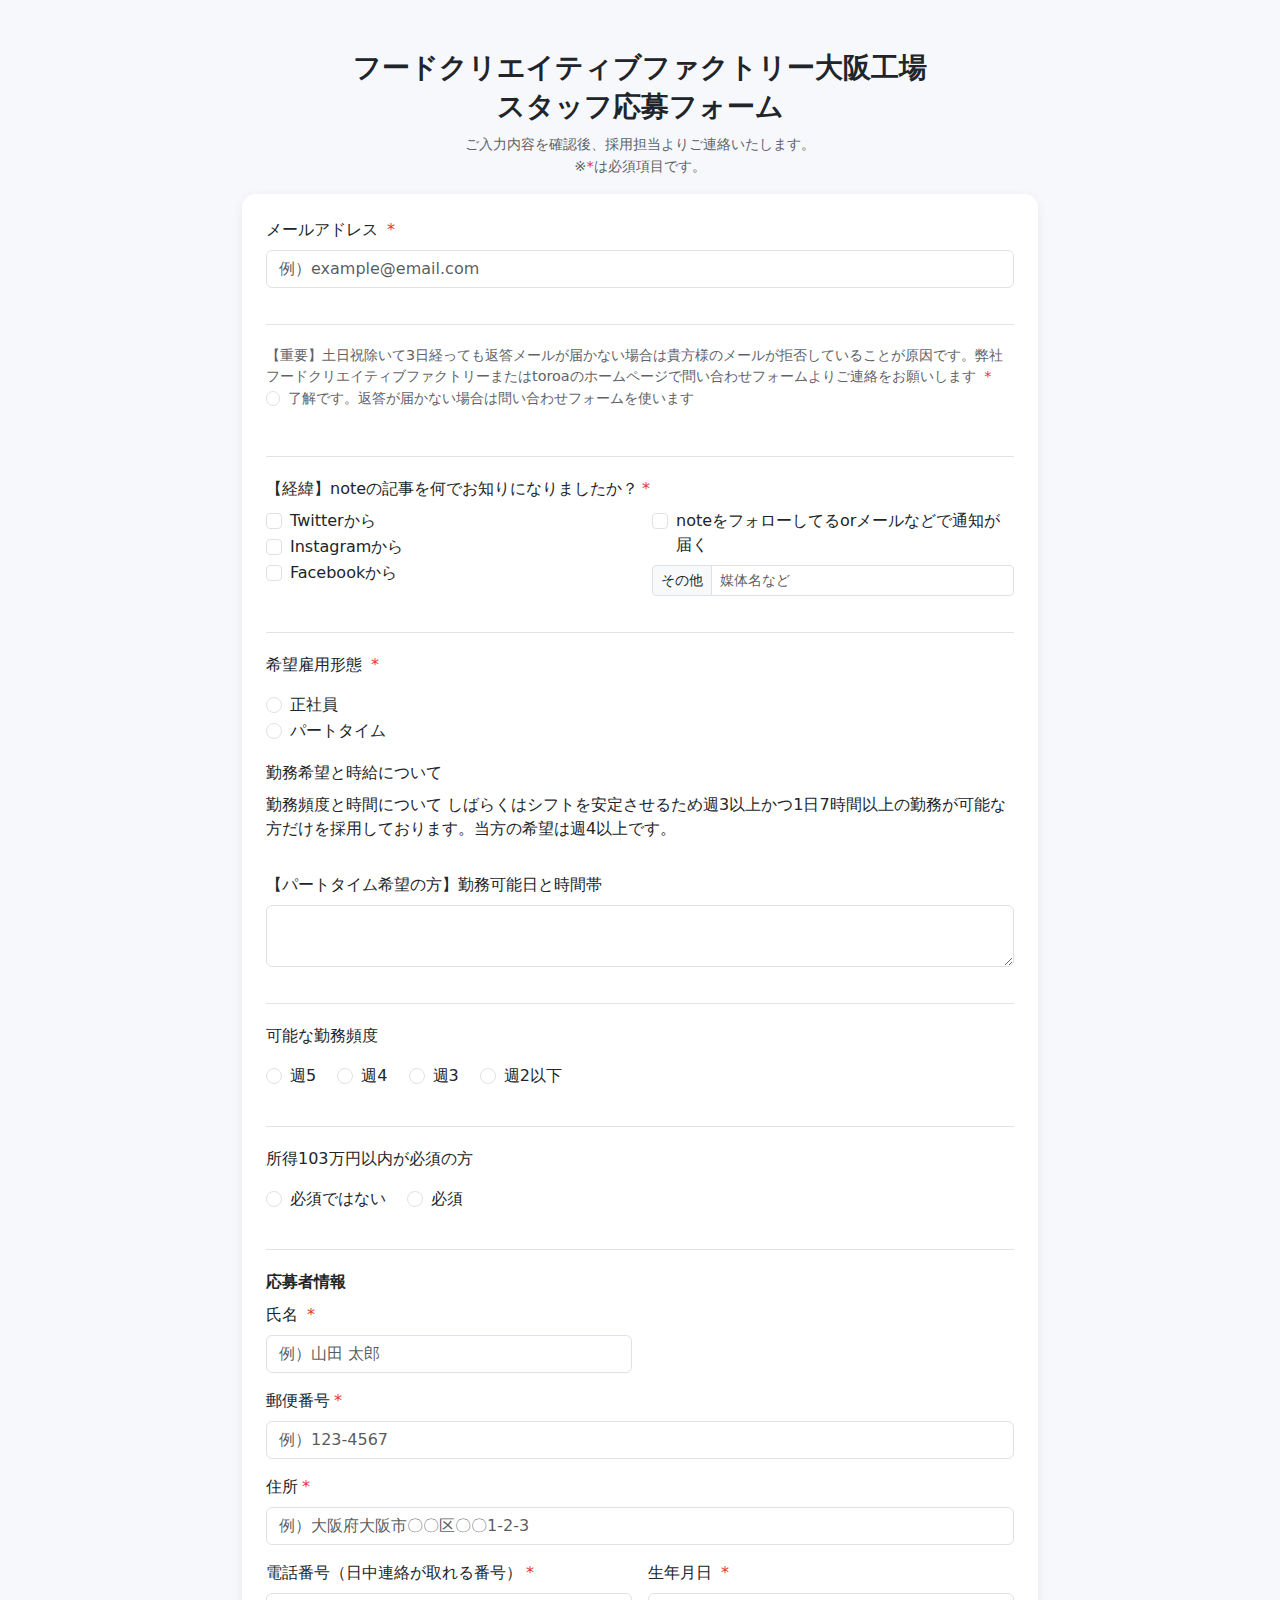
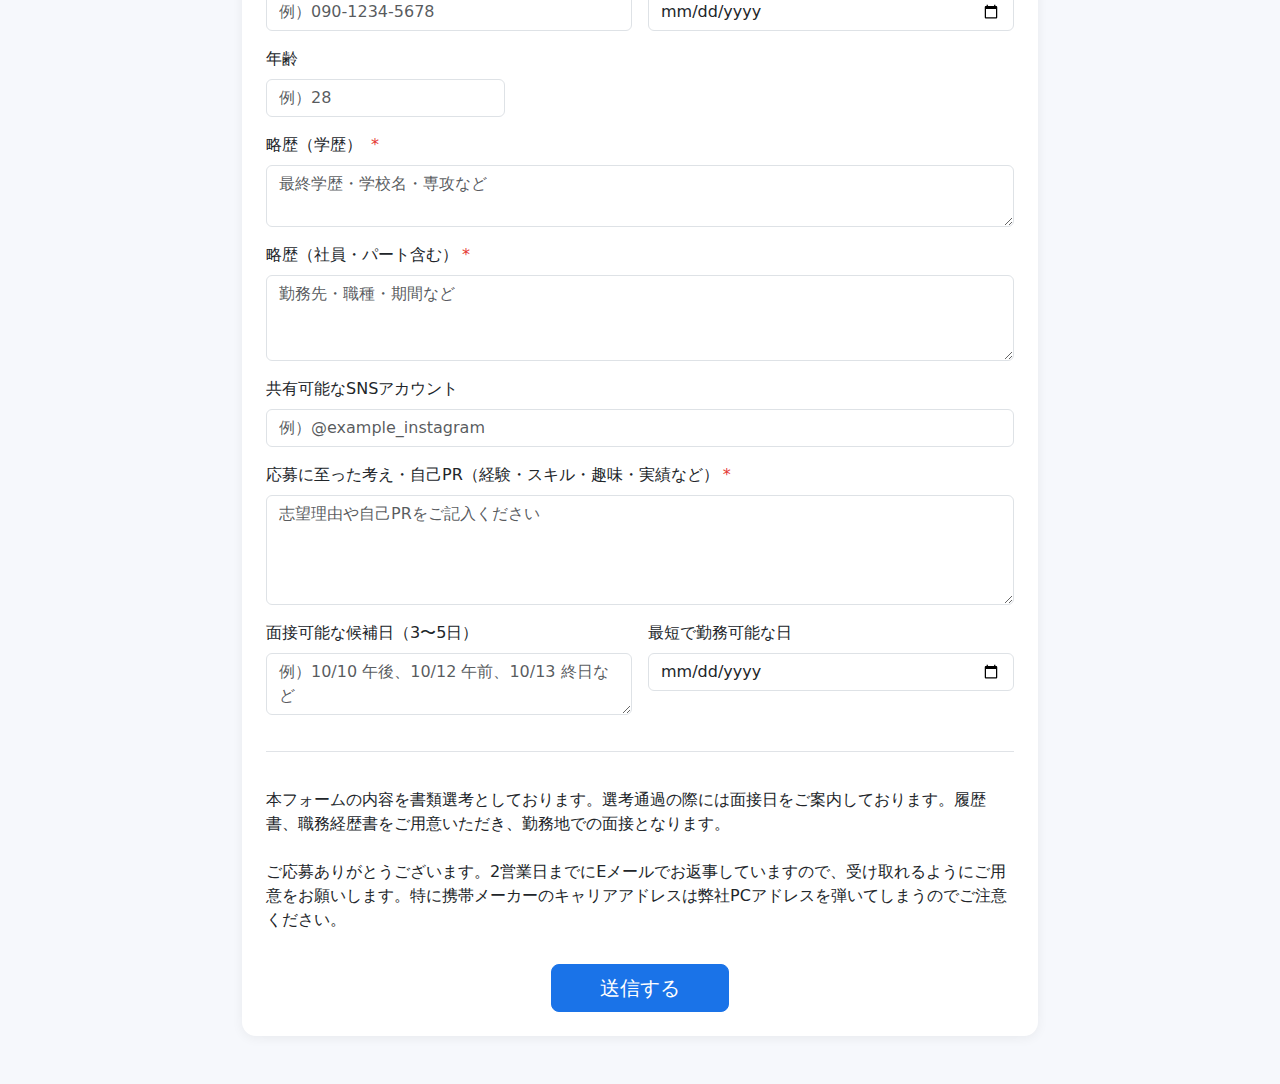
<file: contact.html>
<!doctype html>
<html lang="ja">
<head>
  <meta charset="utf-8" />
  <meta name="viewport" content="width=device-width, initial-scale=1" />
  <title>フードクリエイティブファクトリー大阪工場_スタッフ応募フォーム</title>

  <!-- Bootstrap 5 -->
  <link href="https://cdn.jsdelivr.net/npm/bootstrap@5.3.3/dist/css/bootstrap.min.css" rel="stylesheet">

  <style>
    :root{
      --brand:#1a73e8; /* Google系っぽいブルー */
    }
    body{
      background:#f6f8fc;
      font-feature-settings:"palt";
    }
    .form-title{
      font-weight:700;
      line-height:1.4;
    }
    .required-badge{
      display:inline-block;
      font-size:.8rem;
      background:#e53935;
      color:#fff;
      border-radius:4px;
      padding:.15rem .4rem;
      margin-left:.5rem;
      vertical-align:middle;
    }
    .card-form{
      border:0;
      border-radius:14px;
      box-shadow:0 2px 12px rgba(0,0,0,.06);
    }
    .section-title{
      font-weight:600;
      margin-bottom:.3rem;
    }
    .small-note{
      color:#5f6368;
      font-size:.9rem;
    }
    .form-divider{
      height:1px;background:#e0e3e7;margin:1.25rem 0;
    }
    .choice-block{ margin-top:.5rem; }
    .btn-primary{
      background:var(--brand); border-color:var(--brand);
    }
    .btn-primary:hover{
      background:#1558b0; border-color:#1558b0;
    }
    .asterisk{ color:#e53935; margin-left:.25rem;}
    .help-hint{ font-size:.85rem; color:#6b7280;}
  </style>
</head>
<body>
  <div class="container my-4 my-md-5" style="max-width:820px;">
    <!-- Header -->
    <div class="mb-3 text-center">
      <h1 class="form-title h3">フードクリエイティブファクトリー大阪工場<br>スタッフ応募フォーム</h1>
      <div class="small-note">ご入力内容を確認後、採用担当よりご連絡いたします。<br class="d-none d-md-inline">※<span class="text-danger">*</span>は必須項目です。</div>
    </div>

    <form action="#" method="post" class="card card-form p-3 p-md-4">

      <!-- メール -->
      <div class="mb-3">
        <label class="form-label">メールアドレス <span class="asterisk">*</span></label>
        <input type="email" class="form-control" name="email" required placeholder="例）example@email.com">
      </div>

      <div class="form-divider"></div>

      <!-- 連絡手段・シフト関連（説明＋同意） -->
      <div class="mb-3">
        <div class="small-note mb-2">
          【重要】土日祝除いて3日経っても返答メールが届かない場合は貴方様のメールが拒否していることが原因です。弊社フードクリエイティブファクトリーまたはtoroaのホームページで問い合わせフォームよりご連絡をお願いします
          <span class="asterisk">*</span>
            <div class="form-check">
                <input class="form-check-input" type="radio" name="isAgree" id="isAgree" value="yes" required>
                <label class="form-check-label" for="isAgree">了解です。返答が届かない場合は問い合わせフォームを使います
</label>
          </div>
        </div>


      </div>

      <div class="form-divider"></div>

      <!-- 流入経路 -->
      <div class="mb-3">
        <label class="form-label">【経緯】noteの記事を何でお知りになりましたか？<span class="asterisk">*</span></label>
        <div class="row">
          <div class="col-12 col-sm-6">
            <div class="form-check">
              <input class="form-check-input" type="checkbox" name="ref[]" value="Twitter/X" id="ref1">
              <label class="form-check-label" for="ref1">Twitterから</label>
            </div>
            <div class="form-check">
              <input class="form-check-input" type="checkbox" name="ref[]" value="Instagram" id="ref2">
              <label class="form-check-label" for="ref2">Instagramから</label>
            </div>
            <div class="form-check">
              <input class="form-check-input" type="checkbox" name="ref[]" value="Facebook" id="ref3">
              <label class="form-check-label" for="ref3">Facebookから</label>
            </div>
          </div>
          <div class="col-12 col-sm-6">
            <div class="form-check">
              <input class="form-check-input" type="checkbox" name="ref[]" value="知人の紹介" id="ref4">
              <label class="form-check-label" for="ref4">noteをフォローしてるorメールなどで通知が届く</label>
            </div>
            <div class="input-group input-group-sm mt-2">
              <span class="input-group-text">その他</span>
              <input type="text" class="form-control" name="ref_other" placeholder="媒体名など">
            </div>
          </div>
        </div>
      </div>

      <div class="form-divider"></div>

      <!-- 雇用形態 -->
      <div class="mb-3">
        <label class="form-label">希望雇用形態 <span class="asterisk">*</span></label>
        <div class="choice-block">
          <div class="form-check">
            <input class="form-check-input" type="radio" name="employment_type" id="ft" value="正社員" required>
            <label class="form-check-label" for="ft">正社員</label>
          </div>
          <div class="form-check">
            <input class="form-check-input" type="radio" name="employment_type" id="pt" value="パートタイム" required>
            <label class="form-check-label" for="pt">パートタイム</label>
          </div>
        </div>
      </div>

      <!-- 勤務希望・時給等 -->
      <div class="mb-3">
        <label class="form-label">勤務希望と時給について</label>
        <p>勤務頻度と時間について
しばらくはシフトを安定させるため週3以上かつ1日7時間以上の勤務が可能な方だけを採用しております。当方の希望は週4以上です。</p>
      </div>

      <!-- PTの可働時間 -->
      <div class="mb-3">
        <label class="form-label">【パートタイム希望の方】勤務可能日と時間帯</label>
        <textarea class="form-control" name="pt_available" rows="2" placeholder=""></textarea>
      </div>

      <div class="form-divider"></div>

      <!-- 連絡希望度 -->
      <div class="mb-3">
        <label class="form-label">可能な勤務頻度</label>
        <div class="choice-block">
          <div class="form-check form-check-inline">
            <input class="form-check-input" type="radio" name="followup" id="follow1" value="週5">
            <label class="form-check-label" for="follow1">週5</label>
          </div>
          <div class="form-check form-check-inline">
            <input class="form-check-input" type="radio" name="followup" id="follow2" value="週4">
            <label class="form-check-label" for="follow2">週4</label>
          </div>
          <div class="form-check form-check-inline">
            <input class="form-check-input" type="radio" name="followup" id="follow3" value="週3">
            <label class="form-check-label" for="follow3">週3</label>
          </div>
          <div class="form-check form-check-inline">
            <input class="form-check-input" type="radio" name="followup" id="follow4" value="週2以下">
            <label class="form-check-label" for="follow3">週2以下</label>
          </div>
        </div>
      </div>

      <div class="form-divider"></div>

      <!-- 所得103万位ないが必須の方 -->
      <div class="mb-3">
        <label class="form-label">所得103万円以内が必須の方</label>
        <div class="choice-block">
          <div class="form-check form-check-inline">
            <input class="form-check-input" type="radio" name="is103" id="yes" value="no">
            <label class="form-check-label" for="yes">必須ではない</label>
          </div>
          <div class="form-check form-check-inline">
            <input class="form-check-input" type="radio" name="is103" id="no" value="yes">
            <label class="form-check-label" for="no">必須</label>
          </div>
        </div>
      </div>
      <div class="form-divider"></div>
    <!-- 基本情報 -->
    <div class="mb-3">
    <div class="section-title pb-1">応募者情報</div>
    <div class="row g-3">
        <div class="col-12 col-md-6">
        <label class="form-label">氏名 <span class="asterisk">*</span></label>
        <input type="text" class="form-control" name="name" required placeholder="例）山田 太郎">
        </div>

        <div class="col-12">
        <label class="form-label">郵便番号<span class="asterisk">*</span></label>
        <input type="text" class="form-control" name="zipcode" placeholder="例）123-4567">
        </div>

        <div class="col-12">
        <label class="form-label">住所<span class="asterisk">*</span></label>
        <input type="text" class="form-control" name="address" placeholder="例）大阪府大阪市〇〇区〇〇1-2-3">
        </div>

        <div class="col-12 col-md-6">
        <label class="form-label">電話番号（日中連絡が取れる番号）<span class="asterisk">*</span></label>
        <input type="tel" class="form-control" name="tel" required placeholder="例）090-1234-5678">
        </div>

        <div class="col-12 col-md-6">
        <label class="form-label">生年月日 <span class="asterisk">*</span></label>
        <input type="date" class="form-control" name="birth" required>
        </div>

        <div class="col-12 col-md-4">
        <label class="form-label">年齢</label>
        <input type="number" class="form-control" name="age" min="15" max="80" placeholder="例）28">
        </div>

        <div class="col-12">
        <label class="form-label">略歴（学歴） <span class="asterisk">*</span></label>
        <textarea class="form-control" name="education" rows="2" placeholder="最終学歴・学校名・専攻など"></textarea>
        </div>

        <div class="col-12">
        <label class="form-label">略歴（社員・パート含む）<span class="asterisk">*</span></label>
        <textarea class="form-control" name="career" rows="3" placeholder="勤務先・職種・期間など"></textarea>
        </div>

        <div class="col-12">
        <label class="form-label">共有可能なSNSアカウント</label>
        <input type="text" class="form-control" name="sns" placeholder="例）@example_instagram">
        </div>

        <div class="col-12">
        <label class="form-label">応募に至った考え・自己PR（経験・スキル・趣味・実績など）<span class="asterisk">*</span></label>
        <textarea class="form-control" name="motivation" rows="4" placeholder="志望理由や自己PRをご記入ください"></textarea>
        </div>

        <div class="col-12 col-md-6">
        <label class="form-label">面接可能な候補日（3〜5日）</label>
        <textarea class="form-control" name="interview_dates" rows="2" placeholder="例）10/10 午後、10/12 午前、10/13 終日など"></textarea>
        </div>

        <div class="col-12 col-md-6">
        <label class="form-label">最短で勤務可能な日</label>
        <input type="date" class="form-control" name="available_date">
        </div>
    </div>
    </div>
      <div class="form-divider"></div>

      <!-- 説明 -->
      <div class="my-3">
        <p class="pb-2">本フォームの内容を書類選考としております。選考通過の際には面接日をご案内しております。履歴書、職務経歴書をご用意いただき、勤務地での面接となります。</p>
        <p>ご応募ありがとうございます。2営業日までにEメールでお返事していますので、受け取れるようにご用意をお願いします。特に携帯メーカーのキャリアアドレスは弊社PCアドレスを弾いてしまうのでご注意ください。</p>
      </div>

      <!-- Submit -->
      <div class="text-center">
        <button type="submit" class="btn btn-primary btn-lg px-5">送信する</button>
      </div>

    </form>
  </div>

  <script src="https://cdn.jsdelivr.net/npm/bootstrap@5.3.3/dist/js/bootstrap.bundle.min.js"></script>
</body>
</html>
</file>
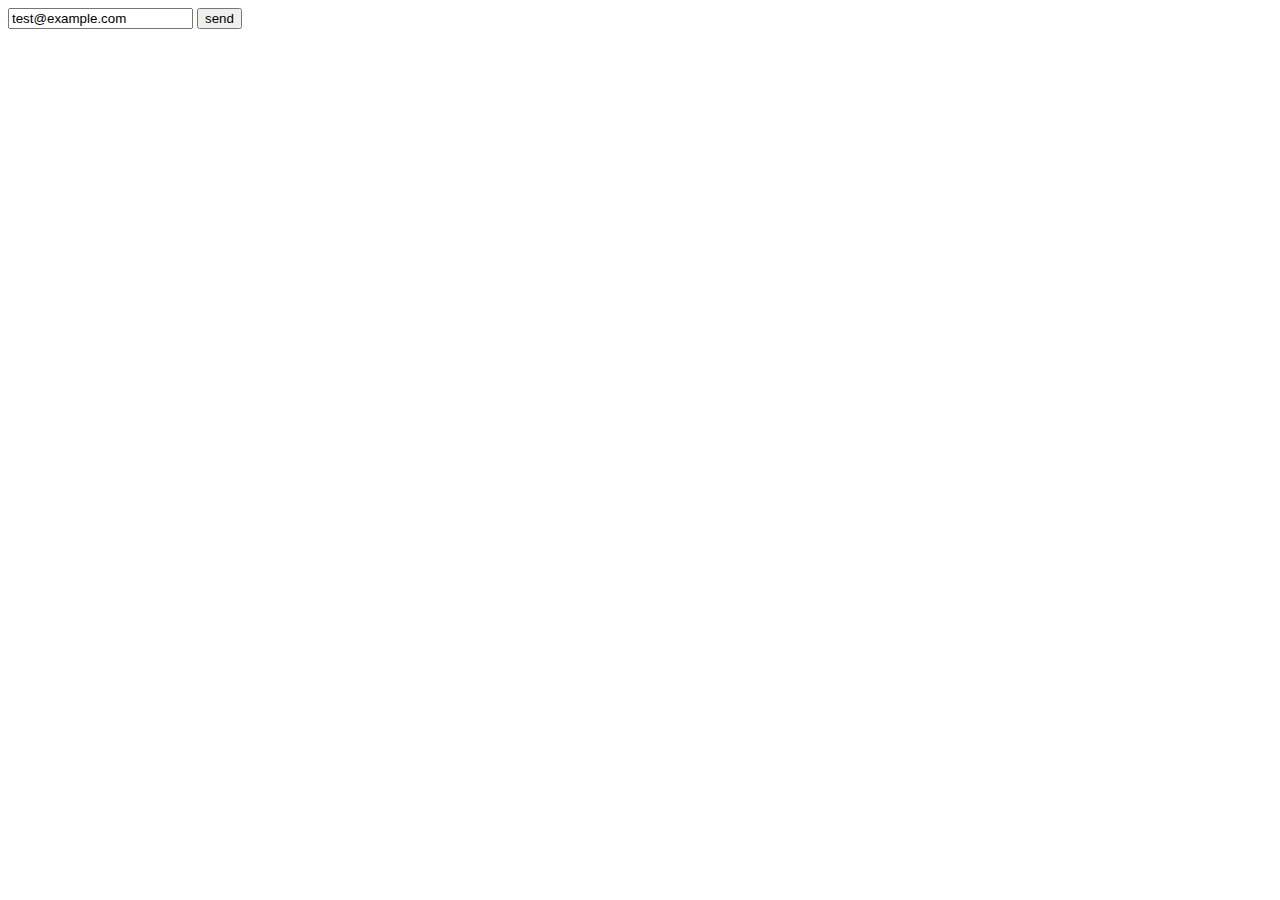
<file: gas.html>
<html>
    <!-- <form action="https://script.google.com/macros/s/AKfycbxyi5yVnZzOW1nPqxpa1r2vsKw6WX3Fg9ovgOUqTosYDSQMlseyu4-ctSjmLDAJkHG37w/exec" method="post"> -->
    <form action="https://script.google.com/macros/s/AKfycbzSmqSvEZwSTdjUny6rq_FnpWaPO8WaoMmKlQ8pW1w0HkkBSyFkr41DpoeLqaY1AeJ1tw/exec" method="post">
        
  <input name="email" value="test@example.com">
  <button>send</button>
</form>

</html>
</file>
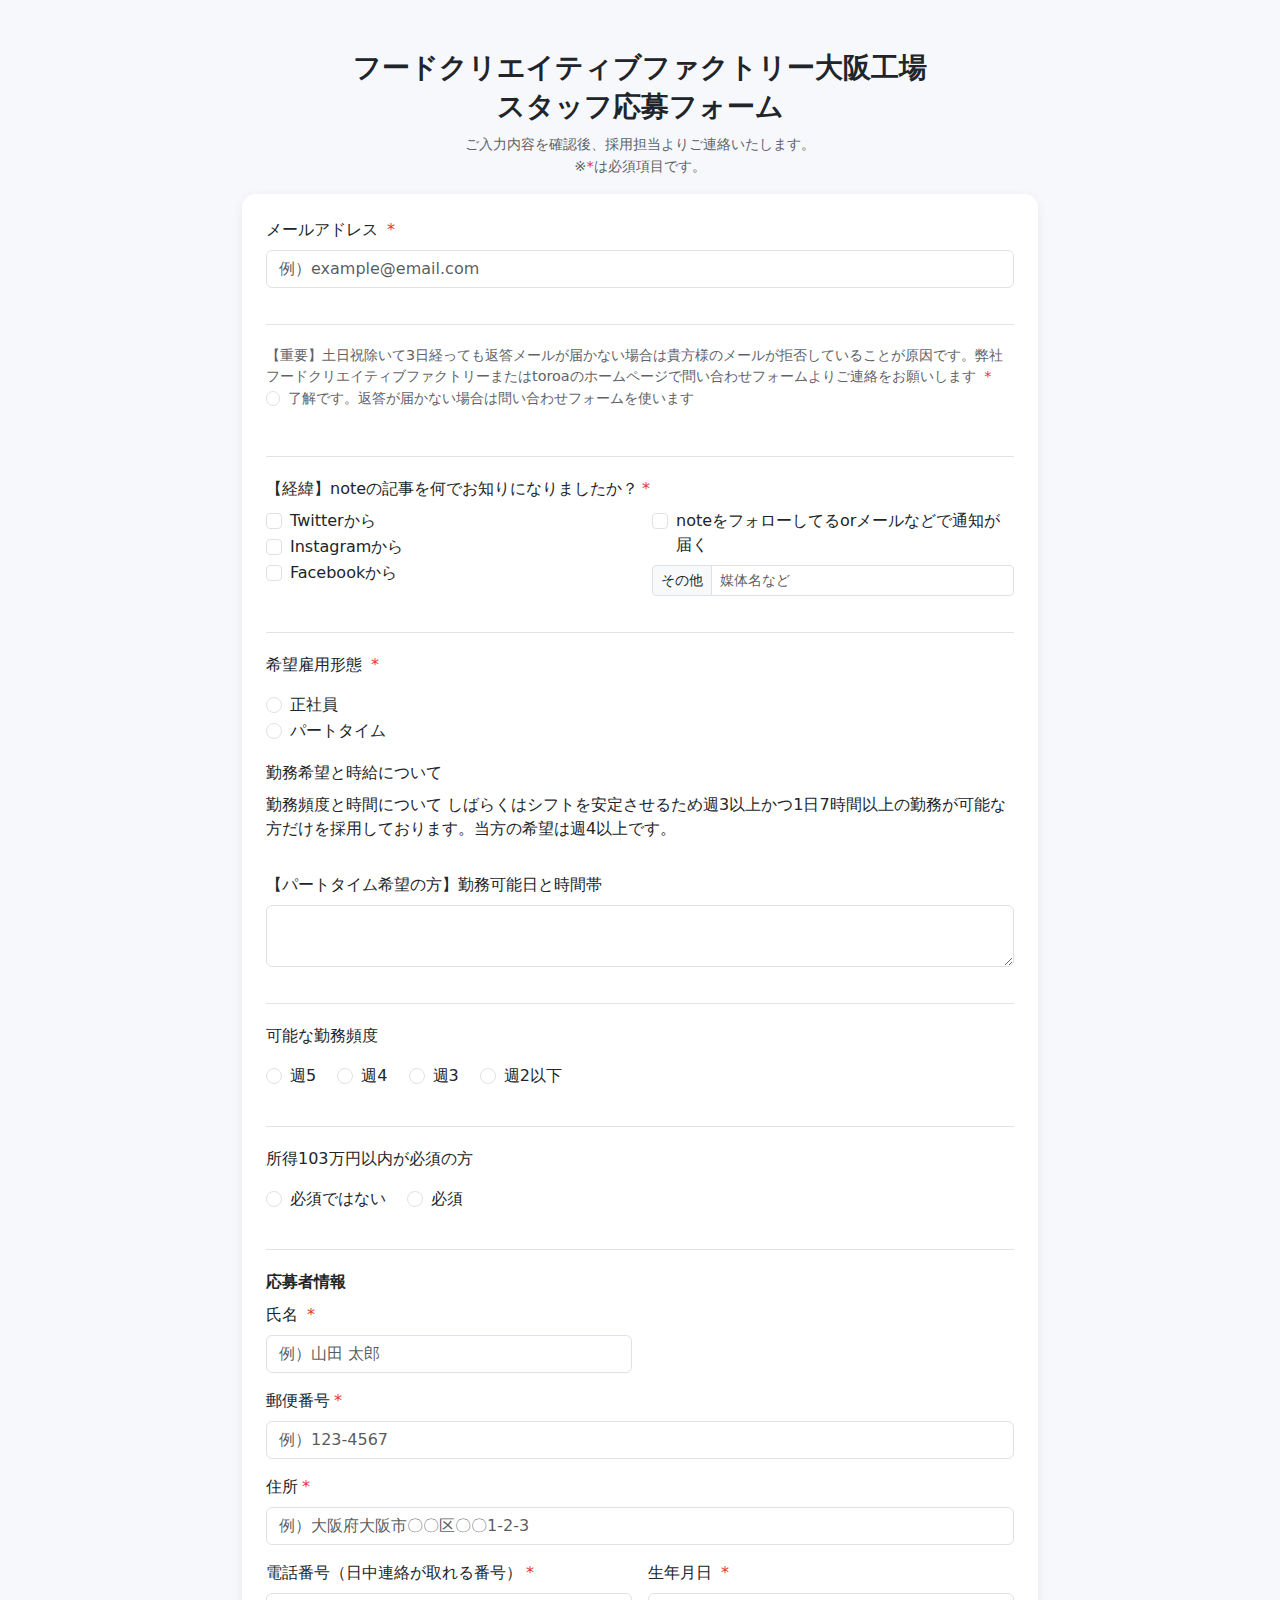
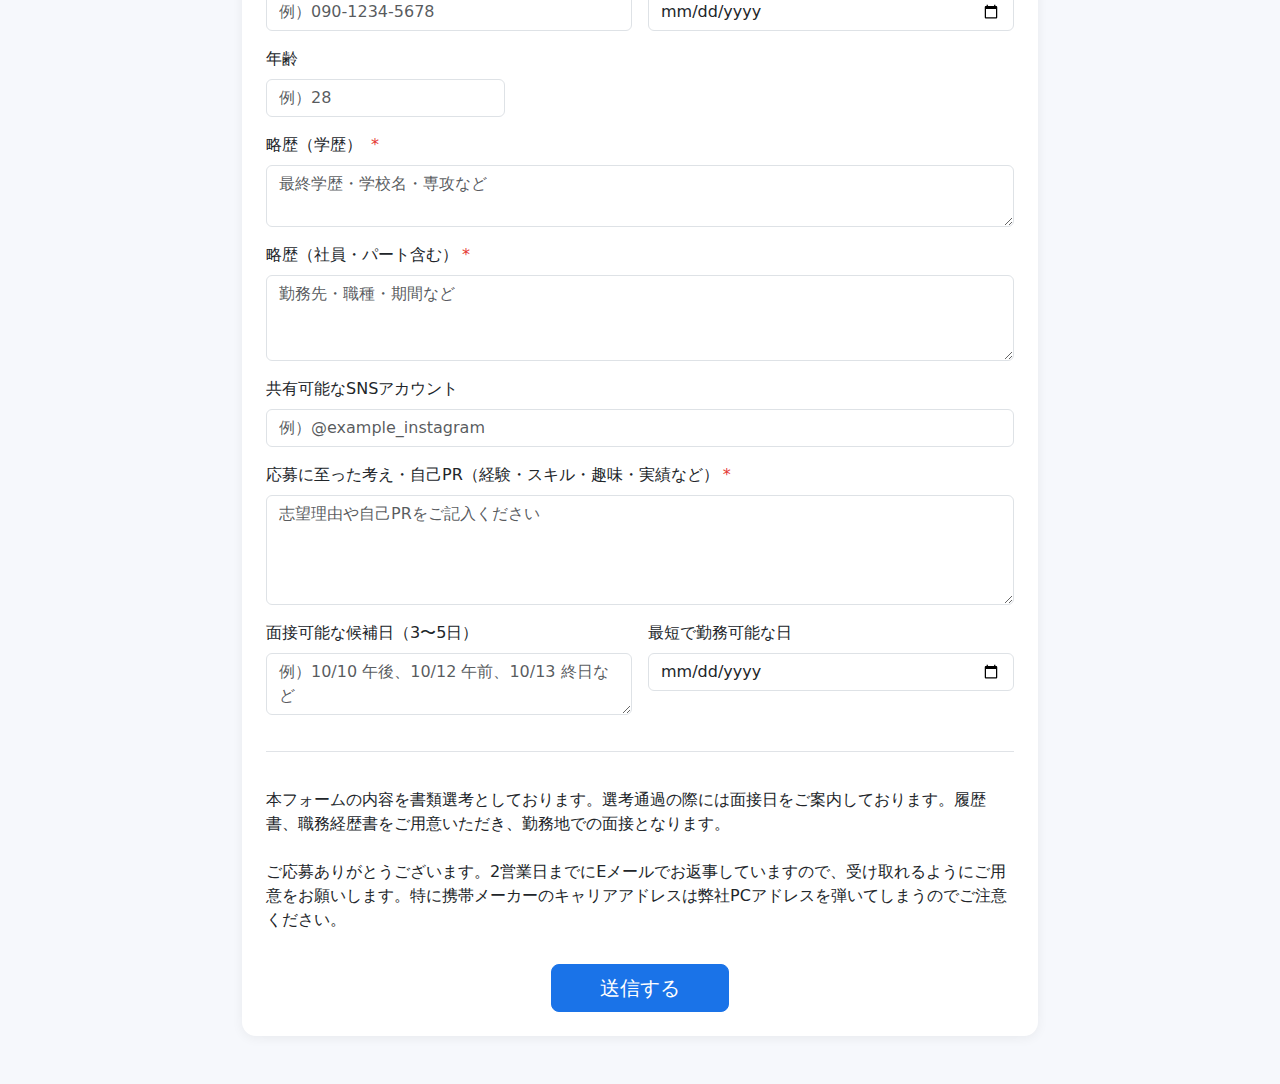
<file: for-company/contact.html>
<!doctype html>
<html lang="ja">
<head>
  <meta charset="utf-8" />
  <meta name="viewport" content="width=device-width, initial-scale=1" />
  <title>フードクリエイティブファクトリー大阪工場_スタッフ応募フォーム</title>

  <!-- Bootstrap 5 -->
  <link href="https://cdn.jsdelivr.net/npm/bootstrap@5.3.3/dist/css/bootstrap.min.css" rel="stylesheet">

  <style>
    :root{
      --brand:#1a73e8; /* Google系っぽいブルー */
    }
    body{
      background:#f6f8fc;
      font-feature-settings:"palt";
    }
    .form-title{
      font-weight:700;
      line-height:1.4;
    }
    .required-badge{
      display:inline-block;
      font-size:.8rem;
      background:#e53935;
      color:#fff;
      border-radius:4px;
      padding:.15rem .4rem;
      margin-left:.5rem;
      vertical-align:middle;
    }
    .card-form{
      border:0;
      border-radius:14px;
      box-shadow:0 2px 12px rgba(0,0,0,.06);
    }
    .section-title{
      font-weight:600;
      margin-bottom:.3rem;
    }
    .small-note{
      color:#5f6368;
      font-size:.9rem;
    }
    .form-divider{
      height:1px;background:#e0e3e7;margin:1.25rem 0;
    }
    .choice-block{ margin-top:.5rem; }
    .btn-primary{
      background:var(--brand); border-color:var(--brand);
    }
    .btn-primary:hover{
      background:#1558b0; border-color:#1558b0;
    }
    .asterisk{ color:#e53935; margin-left:.25rem;}
    .help-hint{ font-size:.85rem; color:#6b7280;}
  </style>
</head>
<body>
  <div class="container my-4 my-md-5" style="max-width:820px;">
    <!-- Header -->
    <div class="mb-3 text-center">
      <h1 class="form-title h3">フードクリエイティブファクトリー大阪工場<br>スタッフ応募フォーム</h1>
      <div class="small-note">ご入力内容を確認後、採用担当よりご連絡いたします。<br class="d-none d-md-inline">※<span class="text-danger">*</span>は必須項目です。</div>
    </div>

    <!-- 本番 -->
    <!-- <form action="https://formspree.io/f/xgvnyqdy" method="post" class="card card-form p-3 p-md-4"> --->
    <!-- <form action="https://formspree.io/f/xovdgbaz" method="post" class="card card-form p-3 p-md-4"> --->
    <form id="applyForm" action="https://formspree.io/f/xovdgbaz" method="post" class="card card-form p-3 p-md-4">

      <!-- メール -->
      <div class="mb-3">
        <label class="form-label">メールアドレス <span class="asterisk">*</span></label>
        <input type="email" class="form-control" name="メールアドレス" required placeholder="例）example@email.com">
      </div>

      <div class="form-divider"></div>

      <!-- 連絡手段・シフト関連（説明＋同意） -->
      <div class="mb-3">
        <div class="small-note mb-2">
          【重要】土日祝除いて3日経っても返答メールが届かない場合は貴方様のメールが拒否していることが原因です。弊社フードクリエイティブファクトリーまたはtoroaのホームページで問い合わせフォームよりご連絡をお願いします
          <span class="asterisk">*</span>
            <div class="form-check">
                <input class="form-check-input" type="radio" name="土日祝除いて3日経っても返答メールが届かない場合は貴方様のメールが拒否していることが原因です。弊社フードクリエイティブファクトリーまたはtoroaのホームページで問い合わせフォームよりご連絡をお願いします" id="isAgree" value="yes" required>
                <label class="form-check-label" for="isAgree">了解です。返答が届かない場合は問い合わせフォームを使います</label>
          </div>
        </div>
      </div>

      <div class="form-divider"></div>

      <!-- 流入経路 -->
      <div class="mb-3">
        <label class="form-label">【経緯】noteの記事を何でお知りになりましたか？<span class="asterisk">*</span></label>
        <div class="row">
          <div class="col-12 col-sm-6">
            <div class="form-check">
              <input class="form-check-input" type="checkbox" name="note記事を何で知ったか？[]" value="Twitter/X" id="ref1">
              <label class="form-check-label" for="ref1">Twitterから</label>
            </div>
            <div class="form-check">
              <input class="form-check-input" type="checkbox" name="note記事を何で知ったか？[]" value="Instagram" id="ref2">
              <label class="form-check-label" for="ref2">Instagramから</label>
            </div>
            <div class="form-check">
              <input class="form-check-input" type="checkbox" name="note記事を何で知ったか？[]" value="Facebook" id="ref3">
              <label class="form-check-label" for="ref3">Facebookから</label>
            </div>
          </div>
          <div class="col-12 col-sm-6">
            <div class="form-check">
              <input class="form-check-input" type="checkbox" name="note記事を何で知ったか？[]" value="noteをフォローしてるorメールなどで通知が届く" id="ref4">
              <label class="form-check-label" for="ref4">noteをフォローしてるorメールなどで通知が届く</label>
            </div>
            <div class="input-group input-group-sm mt-2">
              <span class="input-group-text">その他</span>
              <input type="text" class="form-control" name="note記事を何で知ったか？その他" placeholder="媒体名など">
            </div>
          </div>
        </div>
      </div>

      <div class="form-divider"></div>

      <!-- 雇用形態 -->
      <div class="mb-3">
        <label class="form-label">希望雇用形態 <span class="asterisk">*</span></label>
        <div class="choice-block">
          <div class="form-check">
            <input class="form-check-input" type="radio" name="希望雇用形態" id="ft" value="正社員" required>
            <label class="form-check-label" for="ft">正社員</label>
          </div>
          <div class="form-check">
            <input class="form-check-input" type="radio" name="希望雇用形態" id="pt" value="パートタイム" required>
            <label class="form-check-label" for="pt">パートタイム</label>
          </div>
        </div>
      </div>

      <!-- 勤務希望・時給等 -->
      <div class="mb-3">
        <label class="form-label">勤務希望と時給について</label>
        <p>勤務頻度と時間について
しばらくはシフトを安定させるため週3以上かつ1日7時間以上の勤務が可能な方だけを採用しております。当方の希望は週4以上です。</p>
      </div>

      <!-- PTの可働時間 -->
      <div class="mb-3">
        <label class="form-label">【パートタイム希望の方】勤務可能日と時間帯</label>
        <textarea class="form-control" name="パート希望勤務日時" rows="2" placeholder=""></textarea>
      </div>

      <div class="form-divider"></div>

      <!-- 連絡希望度 -->
      <div class="mb-3">
        <label class="form-label">可能な勤務頻度</label>
        <div class="choice-block">
          <div class="form-check form-check-inline">
            <input class="form-check-input" type="radio" name="可能な勤務頻度" id="follow1" value="週5">
            <label class="form-check-label" for="follow1">週5</label>
          </div>
          <div class="form-check form-check-inline">
            <input class="form-check-input" type="radio" name="可能な勤務頻度" id="follow2" value="週4">
            <label class="form-check-label" for="follow2">週4</label>
          </div>
          <div class="form-check form-check-inline">
            <input class="form-check-input" type="radio" name="可能な勤務頻度" id="follow3" value="週3">
            <label class="form-check-label" for="follow3">週3</label>
          </div>
          <div class="form-check form-check-inline">
            <input class="form-check-input" type="radio" name="可能な勤務頻度" id="follow4" value="週2以下">
            <label class="form-check-label" for="follow3">週2以下</label>
          </div>
        </div>
      </div>

      <div class="form-divider"></div>

      <!-- 所得103万位ないが必須の方 -->
      <div class="mb-3">
        <label class="form-label">所得103万円以内が必須の方</label>
        <div class="choice-block">
          <div class="form-check form-check-inline">
            <input class="form-check-input" type="radio" name="所得103万位ないが必須か" id="no" value="必須ではない">
            <label class="form-check-label" for="no">必須ではない</label>
          </div>
          <div class="form-check form-check-inline">
            <input class="form-check-input" type="radio" name="所得103万位ないが必須か" id="yes" value="必須">
            <label class="form-check-label" for="yes">必須</label>
          </div>
        </div>
      </div>
      <div class="form-divider"></div>
    <!-- 基本情報 -->
    <div class="mb-3">
    <div class="section-title pb-1">応募者情報</div>
    <div class="row g-3">
        <div class="col-12 col-md-6">
        <label class="form-label">氏名 <span class="asterisk">*</span></label>
        <input type="text" class="form-control" name="氏名" required placeholder="例）山田 太郎">
        </div>

        <div class="col-12">
        <label class="form-label">郵便番号<span class="asterisk">*</span></label>
        <input type="text" class="form-control" name="郵便番号" placeholder="例）123-4567">
        </div>

        <div class="col-12">
        <label class="form-label">住所<span class="asterisk">*</span></label>
        <input type="text" class="form-control" name="住所" placeholder="例）大阪府大阪市〇〇区〇〇1-2-3">
        </div>

        <div class="col-12 col-md-6">
        <label class="form-label">電話番号（日中連絡が取れる番号）<span class="asterisk">*</span></label>
        <input type="tel" class="form-control" name="電話番号" required placeholder="例）090-1234-5678">
        </div>

        <div class="col-12 col-md-6">
        <label class="form-label">生年月日 <span class="asterisk">*</span></label>
        <input type="date" class="form-control" name="生年月日" required>
        </div>

        <div class="col-12 col-md-4">
        <label class="form-label">年齢</label>
        <input type="number" class="form-control" name="年齢" min="15" max="80" placeholder="例）28">
        </div>

        <div class="col-12">
        <label class="form-label">略歴（学歴） <span class="asterisk">*</span></label>
        <textarea class="form-control" name="学歴" rows="2" placeholder="最終学歴・学校名・専攻など"></textarea>
        </div>

        <div class="col-12">
        <label class="form-label">略歴（社員・パート含む）<span class="asterisk">*</span></label>
        <textarea class="form-control" name="職歴" rows="3" placeholder="勤務先・職種・期間など"></textarea>
        </div>

        <div class="col-12">
        <label class="form-label">共有可能なSNSアカウント</label>
        <input type="text" class="form-control" name="snsアカウント" placeholder="例）@example_instagram">
        </div>

        <div class="col-12">
        <label class="form-label">応募に至った考え・自己PR（経験・スキル・趣味・実績など）<span class="asterisk">*</span></label>
        <textarea class="form-control" name="自己PR" rows="4" placeholder="志望理由や自己PRをご記入ください"></textarea>
        </div>

        <div class="col-12 col-md-6">
        <label class="form-label">面接可能な候補日（3〜5日）</label>
        <textarea class="form-control" name="面接可能日" rows="2" placeholder="例）10/10 午後、10/12 午前、10/13 終日など"></textarea>
        </div>

        <div class="col-12 col-md-6">
        <label class="form-label">最短で勤務可能な日</label>
        <input type="date" class="form-control" name="最短で勤務可能な日">
        </div>
    </div>
    </div>
      <div class="form-divider"></div>

      <!-- 説明 -->
      <div class="my-3">
        <p class="pb-2">本フォームの内容を書類選考としております。選考通過の際には面接日をご案内しております。履歴書、職務経歴書をご用意いただき、勤務地での面接となります。</p>
        <p>ご応募ありがとうございます。2営業日までにEメールでお返事していますので、受け取れるようにご用意をお願いします。特に携帯メーカーのキャリアアドレスは弊社PCアドレスを弾いてしまうのでご注意ください。</p>
      </div>

      <!-- Submit -->
      <div class="text-center">
        <button type="submit" class="btn btn-primary btn-lg px-5">送信する</button>
      </div>

    </form>
  </div>

  <script src="https://cdn.jsdelivr.net/npm/bootstrap@5.3.3/dist/js/bootstrap.bundle.min.js"></script>
  <!-- スプレッドシートに送るよう -->
  <script>
  // ★ここにあなたのGASのWebアプリURLを入れてください
  const GAS_URL = "https://script.google.com/macros/s/AKfycbyHl6y4TRSIsBcR5-6yHilUvHUDxGWwqL4tOMKtPG96XNTiSv5GnTxpMRJ9fYWIiDURQQ/exec";

  // Form送信時に、同じ内容をGASへも送る（Formspree送信はそのまま継続）
  document.getElementById('applyForm').addEventListener('submit', function (e) {
    try {
      const form = e.target;

      // 追加情報（UA/リファラ）をhiddenで付与
      const ua = document.createElement('input');
      ua.type = 'hidden'; ua.name = 'userAgent'; ua.value = navigator.userAgent;
      form.appendChild(ua);

      const rf = document.createElement('input');
      rf.type = 'hidden'; rf.name = 'referrer'; rf.value = document.referrer || '';
      form.appendChild(rf);

      const fd = new FormData(form);

      // 可能なら sendBeacon（URLエンコード）／fallbackはno-cors fetch
      if (navigator.sendBeacon) {
        const usp = new URLSearchParams();
        for (const [k, v] of fd.entries()) usp.append(k, v);
        const blob = new Blob([usp.toString()], { type: 'application/x-www-form-urlencoded' });
        navigator.sendBeacon(GAS_URL, blob);
      } else {
        fetch(GAS_URL, { method: 'POST', body: fd, mode: 'no-cors' });
      }
    } catch (err) {
      console.warn('GAS送信でエラー（Formspree送信は継続します）:', err);
    }
    // ※ preventDefaultしない＝通常どおりFormspreeへ遷移・送信
  });
</script>
</body>
</html>
</file>
